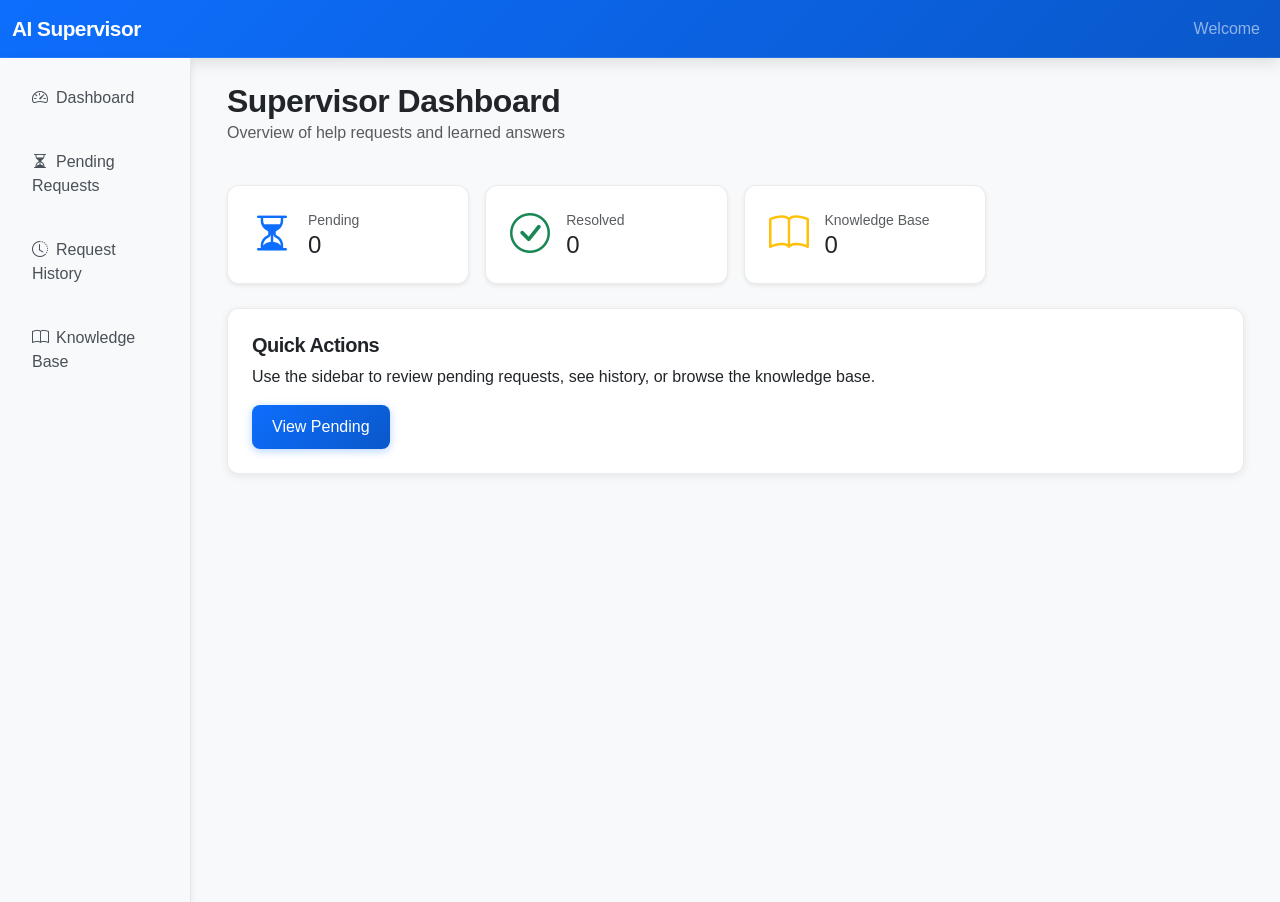
<file: frontend/index.html>
<!DOCTYPE html>
<html lang="en">

<head>
    <meta charset="utf-8" />
    <meta name="viewport" content="width=device-width, initial-scale=1" />
    <title>Supervisor Dashboard</title>
    <link href="https://cdn.jsdelivr.net/npm/bootstrap@5.3.0/dist/css/bootstrap.min.css" rel="stylesheet">
    <link href="https://cdn.jsdelivr.net/npm/bootstrap-icons@1.10.5/font/bootstrap-icons.css" rel="stylesheet">
    <link rel="stylesheet" href="style.css">
    <style>
        /* small helper to keep cards aligned */
        .card-link {
            text-decoration: none;
            color: inherit;
        }
    </style>
</head>

<body>

    <nav class="navbar navbar-expand-lg navbar-dark bg-primary">
        <div class="container-fluid">
            <a class="navbar-brand" href="#">AI Supervisor</a>
            <button class="navbar-toggler" type="button" data-bs-toggle="collapse" data-bs-target="#navbarNav"
                aria-controls="#navbarNav" aria-expanded="false" aria-label="Toggle navigation">
                <span class="navbar-toggler-icon"></span>
            </button>
            <div class="collapse navbar-collapse" id="navbarNav">
                <ul class="navbar-nav ms-auto">
                    <li class="nav-item">
                        <a class="nav-link" href="#">Welcome</a>
                    </li>
                </ul>
            </div>
        </div>
    </nav>

    <div class="d-flex">
        <aside class="sidebar bg-light p-3">
            <ul class="nav flex-column">
                <li class="nav-item mb-2"><a class="nav-link" href="index.html"><i
                            class="bi bi-speedometer2 me-2"></i>Dashboard</a></li>
                <li class="nav-item mb-2"><a class="nav-link" href="pending.html"><i
                            class="bi bi-hourglass-split me-2"></i>Pending Requests</a></li>
                <li class="nav-item mb-2"><a class="nav-link" href="history.html"><i
                            class="bi bi-clock-history me-2"></i>Request History</a></li>
                <li class="nav-item mb-2"><a class="nav-link" href="kb.html"><i class="bi bi-book me-2"></i>Knowledge
                        Base</a></li>
            </ul>
        </aside>

        <main class="main-content p-4 w-100">
            <div class="container-fluid">
                <div class="row mb-4">
                    <div class="col-12">
                        <h1 class="mb-0">Supervisor Dashboard</h1>
                        <p class="text-muted">Overview of help requests and learned answers</p>
                    </div>
                </div>

                <div class="row g-3 mb-4">
                    <div class="col-sm-6 col-md-4 col-lg-3">
                        <a href="pending.html" class="card-link">
                            <div class="card shadow-sm">
                                <div class="card-body">
                                    <div class="d-flex align-items-center">
                                        <div class="me-3 display-6 text-primary"><i class="bi bi-hourglass-split"></i>
                                        </div>
                                        <div>
                                            <div class="small text-muted">Pending</div>
                                            <div id="cnt-pending" class="h4 mb-0">—</div>
                                        </div>
                                    </div>
                                </div>
                            </div>
                        </a>
                    </div>

                    <div class="col-sm-6 col-md-4 col-lg-3">
                        <a href="history.html" class="card-link">
                            <div class="card shadow-sm">
                                <div class="card-body">
                                    <div class="d-flex align-items-center">
                                        <div class="me-3 display-6 text-success"><i class="bi bi-check-circle"></i>
                                        </div>
                                        <div>
                                            <div class="small text-muted">Resolved</div>
                                            <div id="cnt-resolved" class="h4 mb-0">—</div>
                                        </div>
                                    </div>
                                </div>
                            </div>
                        </a>
                    </div>

                    <div class="col-sm-6 col-md-4 col-lg-3">
                        <a href="kb.html" class="card-link">
                            <div class="card shadow-sm">
                                <div class="card-body">
                                    <div class="d-flex align-items-center">
                                        <div class="me-3 display-6 text-warning"><i class="bi bi-book"></i></div>
                                        <div>
                                            <div class="small text-muted">Knowledge Base</div>
                                            <div id="cnt-kb" class="h4 mb-0">—</div>
                                        </div>
                                    </div>
                                </div>
                            </div>
                        </a>
                    </div>
                </div>

                <div class="row">
                    <div class="col-12">
                        <div class="card">
                            <div class="card-body">
                                <h5 class="card-title">Quick Actions</h5>
                                <p class="card-text">Use the sidebar to review pending requests, see history, or browse
                                    the knowledge base.</p>
                                <a href="pending.html" class="btn btn-primary">View Pending</a>
                            </div>
                        </div>
                    </div>
                </div>
            </div>
        </main>
    </div>

    <script src="https://cdn.jsdelivr.net/npm/bootstrap@5.3.0/dist/js/bootstrap.bundle.min.js"></script>
    <script>
        // API base URL - configured via localStorage or defaults
        const API_BASE = (() => {
            const stored = localStorage.getItem('API_BASE_URL');
            if (stored) return stored;
            if (window.location.hostname === 'localhost' || window.location.hostname === '127.0.0.1') {
                return 'http://127.0.0.1:8000';
            }
            console.warn('API_BASE_URL not configured. Set localStorage.setItem("API_BASE_URL", "https://your-backend-url")');
            return 'http://127.0.0.1:8000';
        })();

        async function fetchCounts() {
            try {
                const [pendingRes, historyRes, kbRes] = await Promise.all([
                    fetch(`${API_BASE}/help/requests/pending`),
                    fetch(`${API_BASE}/help/requests/history`),
                    fetch(`${API_BASE}/kb/all`)
                ]);
                const [pending, history, kb] = await Promise.all([pendingRes.json(), historyRes.json(), kbRes.json()]);

                // Update counts with animation
                updateCount('cnt-pending', pending.length || 0);
                updateCount('cnt-resolved', (history.filter(r => r.status === 'resolved').length) || 0);
                updateCount('cnt-kb', kb.length || 0);
            } catch (e) {
                console.warn('Could not fetch counts:', e.message);
                document.getElementById('cnt-pending').textContent = '0';
                document.getElementById('cnt-resolved').textContent = '0';
                document.getElementById('cnt-kb').textContent = '0';
            }
        }

        function updateCount(elementId, value) {
            const elem = document.getElementById(elementId);
            if (elem && elem.textContent !== value.toString()) {
                elem.style.opacity = '0.5';
                elem.textContent = value;
                setTimeout(() => { elem.style.opacity = '1'; }, 100);
            }
        }

        // Fetch counts on page load
        document.addEventListener('DOMContentLoaded', fetchCounts);

        // Refresh counts every 5 seconds
        setInterval(fetchCounts, 5000);
    </script>
</body>

</html>

</html>
</file>
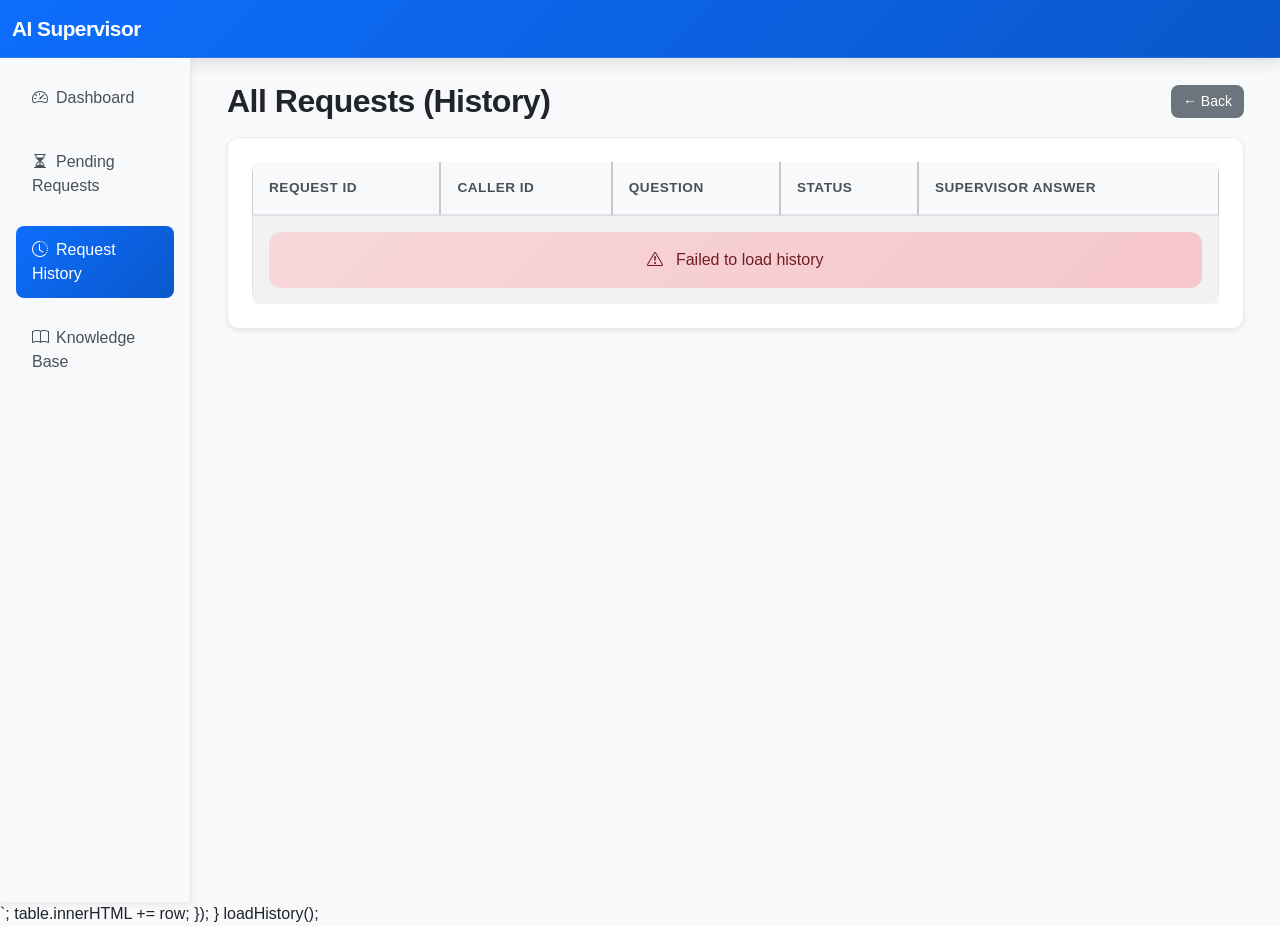
<file: frontend/history.html>
<!DOCTYPE html>
<html lang="en">

<head>
    <meta charset="utf-8" />
    <meta name="viewport" content="width=device-width, initial-scale=1" />
    <title>Request History</title>
    <link href="https://cdn.jsdelivr.net/npm/bootstrap@5.3.0/dist/css/bootstrap.min.css" rel="stylesheet">
    <link href="https://cdn.jsdelivr.net/npm/bootstrap-icons@1.10.5/font/bootstrap-icons.css" rel="stylesheet">
    <link rel="stylesheet" href="style.css">
</head>

<body>
    <nav class="navbar navbar-expand-lg navbar-dark bg-primary">
        <div class="container-fluid">
            <a class="navbar-brand" href="index.html">AI Supervisor</a>
        </div>
    </nav>

    <div class="d-flex">
        <aside class="sidebar bg-light p-3">
            <ul class="nav flex-column">
                <li class="nav-item mb-2"><a class="nav-link" href="index.html"><i
                            class="bi bi-speedometer2 me-2"></i>Dashboard</a></li>
                <li class="nav-item mb-2"><a class="nav-link" href="pending.html"><i
                            class="bi bi-hourglass-split me-2"></i>Pending Requests</a></li>
                <li class="nav-item mb-2"><a class="nav-link active" href="history.html"><i
                            class="bi bi-clock-history me-2"></i>Request History</a></li>
                <li class="nav-item mb-2"><a class="nav-link" href="kb.html"><i class="bi bi-book me-2"></i>Knowledge
                        Base</a></li>
            </ul>
        </aside>

        <main class="main-content p-4 w-100">
            <div class="container-fluid">
                <div class="d-flex justify-content-between align-items-center mb-3">
                    <h2 class="mb-0">All Requests (History)</h2>
                    <a href="index.html" class="btn btn-secondary btn-sm">← Back</a>
                </div>

                <div class="card shadow-sm">
                    <div class="card-body">
                        <div class="table-responsive">
                            <table class="table table-striped table-hover table-bordered mb-0">
                                <thead class="table-light">
                                    <tr>
                                        <th>Request ID</th>
                                        <th>Caller ID</th>
                                        <th>Question</th>
                                        <th>Status</th>
                                        <th>Supervisor Answer</th>
                                    </tr>
                                </thead>
                                <tbody id="history-table"></tbody>
                            </table>
                        </div>
                    </div>
                </div>
            </div>
        </main>
    </div>

    <script src="https://cdn.jsdelivr.net/npm/bootstrap@5.3.0/dist/js/bootstrap.bundle.min.js"></script>
    <script>
        // API base URL - configured via localStorage or defaults
        const API_BASE = (() => {
            const stored = localStorage.getItem('API_BASE_URL');
            if (stored) return stored;
            if (window.location.hostname === 'localhost' || window.location.hostname === '127.0.0.1') {
                return 'http://127.0.0.1:8000';
            }
            console.warn('API_BASE_URL not configured.');
            return 'http://127.0.0.1:8000';
        })();

        function getStatusBadge(status) {
            const badgeClasses = {
                'pending': 'badge-pending',
                'resolved': 'badge-resolved'
            };
            const badgeClass = badgeClasses[status] || 'bg-secondary';
            return `<span class="badge ${badgeClass}">${status.toUpperCase()}</span>`;
        }

        async function loadHistory() {
            const table = document.getElementById("history-table");
            try {
                const response = await fetch(`${API_BASE}/help/requests/history`);
                const data = await response.json();

                table.innerHTML = "";

                if (data.length === 0) {
                    table.innerHTML = `
                        <tr>
                            <td colspan="5" class="text-center py-5">
                                <div class="empty-state">
                                    <div class="empty-state-icon"><i class="bi bi-file-earmark"></i></div>
                                    <div class="empty-state-text">No requests yet</div>
                                </div>
                            </td>
                        </tr>
                    `;
                    return;
                }

                data.reverse().forEach((req, idx) => {
                    const formattedDate = req.created_at ? new Date(req.created_at).toLocaleDateString() : '-';
                    const row = `
                        <tr class="fade-in" style="animation-delay: ${idx * 50}ms;">
                            <td><code class="text-primary">${req.request_id.substring(0, 8)}...</code></td>
                            <td><span class="badge bg-info">${req.caller_id}</span></td>
                            <td><strong>${req.question}</strong></td>
                            <td>${getStatusBadge(req.status)}</td>
                            <td>${req.supervisor_answer ? `<small>${req.supervisor_answer.substring(0, 50)}...</small>` : '<span class="text-muted">-</span>'}</td>
                        </tr>
                    `;
                    table.innerHTML += row;
                });
            } catch (e) {
                table.innerHTML = `
                    <tr>
                        <td colspan="5" class="text-center py-5">
                            <div class="alert alert-danger mb-0">
                                <i class="bi bi-exclamation-triangle me-2"></i> Failed to load history
                            </div>
                        </td>
                    </tr>
                `;
                console.error("Error loading history:", e);
            }
        }

        document.addEventListener('DOMContentLoaded', loadHistory);
        // Auto-refresh every 5 seconds
        setInterval(loadHistory, 5000);
    </script>

    <style>
        @keyframes fadeIn {
            from {
                opacity: 0;
                transform: translateY(10px);
            }

            to {
                opacity: 1;
                transform: translateY(0);
            }
        }

        .fade-in {
            animation: fadeIn 0.3s ease-out forwards;
        }
    </style>
    `;
    table.innerHTML += row;
    });
    }

    loadHistory();
    </script>

</body>

</html>
</file>
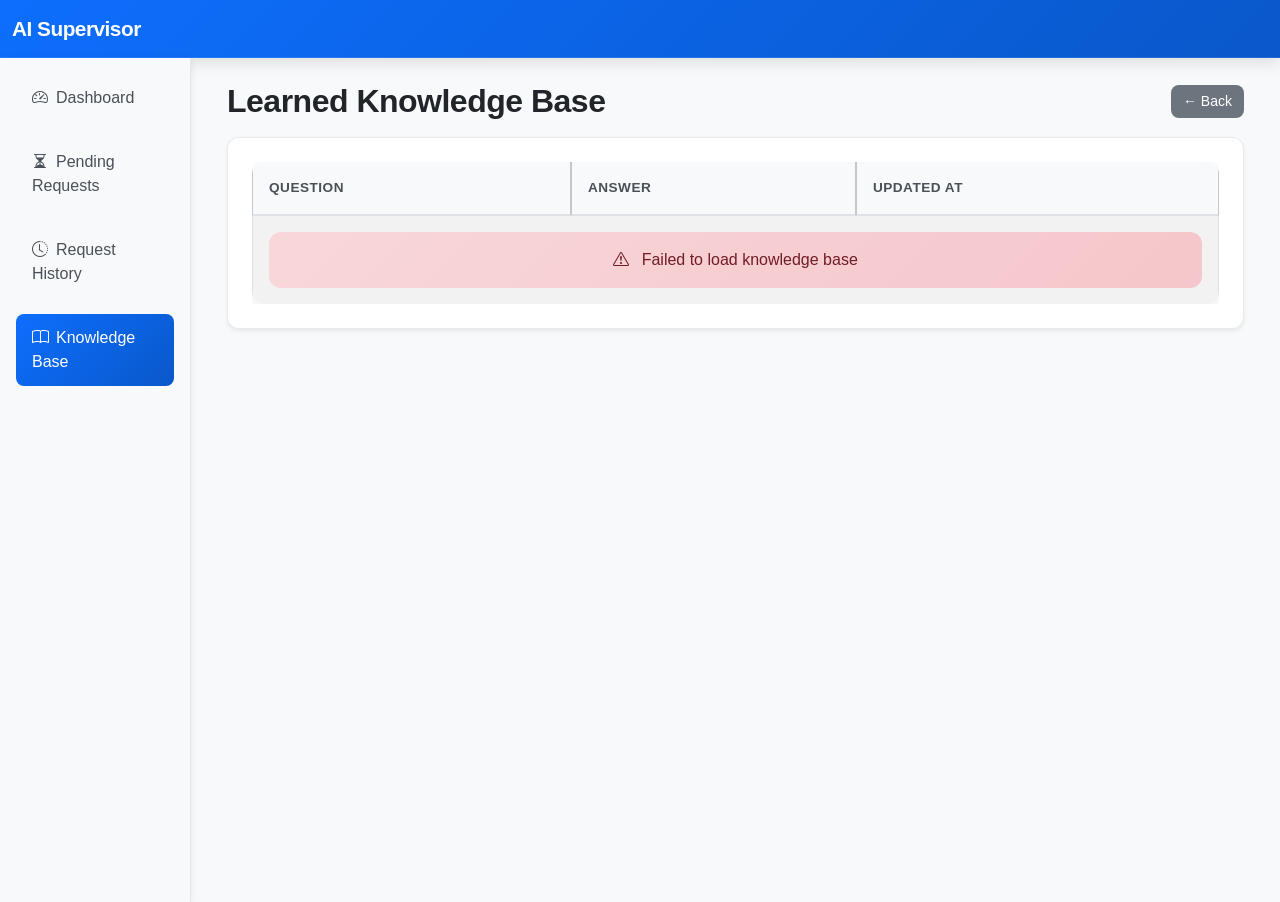
<file: frontend/kb.html>
<!DOCTYPE html>
<html lang="en">

<head>
    <meta charset="utf-8" />
    <meta name="viewport" content="width=device-width, initial-scale=1" />
    <title>Knowledge Base</title>
    <link href="https://cdn.jsdelivr.net/npm/bootstrap@5.3.0/dist/css/bootstrap.min.css" rel="stylesheet">
    <link href="https://cdn.jsdelivr.net/npm/bootstrap-icons@1.10.5/font/bootstrap-icons.css" rel="stylesheet">
    <link rel="stylesheet" href="style.css">
</head>

<body>
    <nav class="navbar navbar-expand-lg navbar-dark bg-primary">
        <div class="container-fluid">
            <a class="navbar-brand" href="index.html">AI Supervisor</a>
        </div>
    </nav>

    <div class="d-flex">
        <aside class="sidebar bg-light p-3">
            <ul class="nav flex-column">
                <li class="nav-item mb-2"><a class="nav-link" href="index.html"><i
                            class="bi bi-speedometer2 me-2"></i>Dashboard</a></li>
                <li class="nav-item mb-2"><a class="nav-link" href="pending.html"><i
                            class="bi bi-hourglass-split me-2"></i>Pending Requests</a></li>
                <li class="nav-item mb-2"><a class="nav-link" href="history.html"><i
                            class="bi bi-clock-history me-2"></i>Request History</a></li>
                <li class="nav-item mb-2"><a class="nav-link active" href="kb.html"><i
                            class="bi bi-book me-2"></i>Knowledge Base</a></li>
            </ul>
        </aside>

        <main class="main-content p-4 w-100">
            <div class="container-fluid">
                <div class="d-flex justify-content-between align-items-center mb-3">
                    <h2 class="mb-0">Learned Knowledge Base</h2>
                    <a href="index.html" class="btn btn-secondary btn-sm">← Back</a>
                </div>

                <div class="card shadow-sm">
                    <div class="card-body">
                        <div class="table-responsive">
                            <table class="table table-striped table-hover table-bordered mb-0">
                                <thead class="table-light">
                                    <tr>
                                        <th>Question</th>
                                        <th>Answer</th>
                                        <th>Updated At</th>
                                    </tr>
                                </thead>
                                <tbody id="kb-table"></tbody>
                            </table>
                        </div>
                    </div>
                </div>
            </div>
        </main>
    </div>

    <script src="https://cdn.jsdelivr.net/npm/bootstrap@5.3.0/dist/js/bootstrap.bundle.min.js"></script>
    <script>
        // API base URL - configured via localStorage or defaults
        const API_BASE = (() => {
            const stored = localStorage.getItem('API_BASE_URL');
            if (stored) return stored;
            if (window.location.hostname === 'localhost' || window.location.hostname === '127.0.0.1') {
                return 'http://127.0.0.1:8000';
            }
            console.warn('API_BASE_URL not configured.');
            return 'http://127.0.0.1:8000';
        })();

        async function loadKB() {
            const table = document.getElementById("kb-table");
            try {
                const response = await fetch(`${API_BASE}/kb/all`);
                const data = await response.json();

                table.innerHTML = "";

                if (data.length === 0) {
                    table.innerHTML = `
                        <tr>
                            <td colspan="3" class="text-center py-5">
                                <div class="empty-state">
                                    <div class="empty-state-icon"><i class="bi bi-book"></i></div>
                                    <div class="empty-state-text">No knowledge items yet</div>
                                </div>
                            </td>
                        </tr>
                    `;
                    return;
                }

                data.forEach((item, idx) => {
                    const formattedDate = item.updated_at ? new Date(item.updated_at).toLocaleDateString() : '-';
                    const row = `
                        <tr class="fade-in" style="animation-delay: ${idx * 50}ms;">
                            <td><strong>${item.question}</strong></td>
                            <td>${item.answer.substring(0, 100)}${item.answer.length > 100 ? '...' : ''}</td>
                            <td><small class="text-muted">${formattedDate}</small></td>
                        </tr>
                    `;
                    table.innerHTML += row;
                });
            } catch (e) {
                table.innerHTML = `
                    <tr>
                        <td colspan="3" class="text-center py-5">
                            <div class="alert alert-danger mb-0">
                                <i class="bi bi-exclamation-triangle me-2"></i> Failed to load knowledge base
                            </div>
                        </td>
                    </tr>
                `;
                console.error("Error loading KB:", e);
            }
        }

        document.addEventListener('DOMContentLoaded', loadKB);
        // Auto-refresh every 5 seconds
        setInterval(loadKB, 5000);
    </script>

    <style>
        @keyframes fadeIn {
            from {
                opacity: 0;
                transform: translateY(10px);
            }

            to {
                opacity: 1;
                transform: translateY(0);
            }
        }

        .fade-in {
            animation: fadeIn 0.3s ease-out forwards;
        }
    </style>

</body>

</html>
</file>
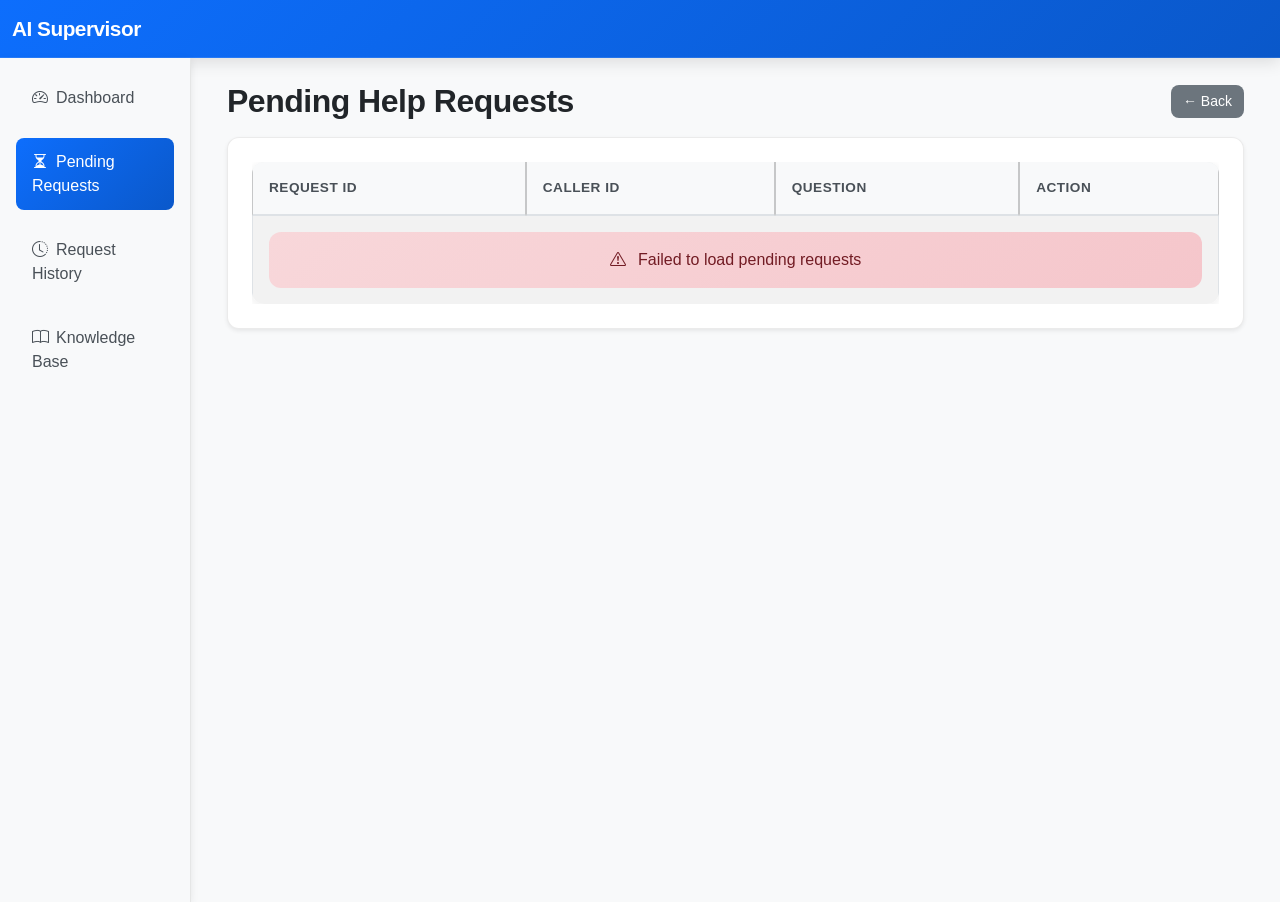
<file: frontend/pending.html>
<!DOCTYPE html>
<html lang="en">

<head>
    <meta charset="utf-8" />
    <meta name="viewport" content="width=device-width, initial-scale=1" />
    <title>Pending Requests</title>
    <link href="https://cdn.jsdelivr.net/npm/bootstrap@5.3.0/dist/css/bootstrap.min.css" rel="stylesheet">
    <link href="https://cdn.jsdelivr.net/npm/bootstrap-icons@1.10.5/font/bootstrap-icons.css" rel="stylesheet">
    <link rel="stylesheet" href="style.css">
</head>

<body>
    <nav class="navbar navbar-expand-lg navbar-dark bg-primary">
        <div class="container-fluid">
            <a class="navbar-brand" href="index.html">AI Supervisor</a>
        </div>
    </nav>

    <div class="d-flex">
        <aside class="sidebar bg-light p-3">
            <ul class="nav flex-column">
                <li class="nav-item mb-2"><a class="nav-link" href="index.html"><i
                            class="bi bi-speedometer2 me-2"></i>Dashboard</a></li>
                <li class="nav-item mb-2"><a class="nav-link active" href="pending.html"><i
                            class="bi bi-hourglass-split me-2"></i>Pending Requests</a></li>
                <li class="nav-item mb-2"><a class="nav-link" href="history.html"><i
                            class="bi bi-clock-history me-2"></i>Request History</a></li>
                <li class="nav-item mb-2"><a class="nav-link" href="kb.html"><i class="bi bi-book me-2"></i>Knowledge
                        Base</a></li>
            </ul>
        </aside>

        <main class="main-content p-4 w-100">
            <div class="container-fluid">
                <div class="d-flex justify-content-between align-items-center mb-3">
                    <h2 class="mb-0">Pending Help Requests</h2>
                    <a href="index.html" class="btn btn-secondary btn-sm">← Back</a>
                </div>

                <div class="card shadow-sm">
                    <div class="card-body">
                        <div class="table-responsive">
                            <table class="table table-striped table-hover table-bordered mb-0">
                                <thead class="table-light">
                                    <tr>
                                        <th>Request ID</th>
                                        <th>Caller ID</th>
                                        <th>Question</th>
                                        <th>Action</th>
                                    </tr>
                                </thead>
                                <tbody id="pending-table"></tbody>
                            </table>
                        </div>
                    </div>
                </div>
            </div>
        </main>
    </div>

    <script src="https://cdn.jsdelivr.net/npm/bootstrap@5.3.0/dist/js/bootstrap.bundle.min.js"></script>
    <script>
        // API base URL - configured via localStorage or defaults
        const API_BASE = (() => {
            const stored = localStorage.getItem('API_BASE_URL');
            if (stored) return stored;
            if (window.location.hostname === 'localhost' || window.location.hostname === '127.0.0.1') {
                return 'http://127.0.0.1:8000';
            }
            console.warn('API_BASE_URL not configured.');
            return 'http://127.0.0.1:8000';
        })();

        async function loadPending() {
            const table = document.getElementById("pending-table");
            try {
                const response = await fetch(`${API_BASE}/help/requests/pending`);
                const data = await response.json();

                table.innerHTML = "";

                if (data.length === 0) {
                    table.innerHTML = `
                        <tr>
                            <td colspan="4" class="text-center py-5">
                                <div class="empty-state">
                                    <div class="empty-state-icon"><i class="bi bi-inbox"></i></div>
                                    <div class="empty-state-text">No pending requests</div>
                                    <p class="text-muted mt-2">All requests have been resolved!</p>
                                </div>
                            </td>
                        </tr>
                    `;
                    return;
                }

                data.forEach((req, idx) => {
                    const row = `
                        <tr class="fade-in" style="animation-delay: ${idx * 50}ms;">
                            <td><code class="text-primary">${req.request_id.substring(0, 8)}...</code></td>
                            <td><span class="badge bg-info">${req.caller_id}</span></td>
                            <td><strong>${req.question}</strong></td>
                            <td>
                                <a href="resolve.html?request_id=${req.request_id}" class="btn btn-primary btn-sm">
                                    <i class="bi bi-pencil-square me-1"></i> Resolve
                                </a>
                            </td>
                        </tr>
                    `;
                    table.innerHTML += row;
                });
            } catch (e) {
                table.innerHTML = `
                    <tr>
                        <td colspan="4" class="text-center py-5">
                            <div class="alert alert-danger mb-0">
                                <i class="bi bi-exclamation-triangle me-2"></i> Failed to load pending requests
                            </div>
                        </td>
                    </tr>
                `;
                console.error("Error loading pending requests:", e);
            }
        }

        document.addEventListener('DOMContentLoaded', loadPending);
        // Auto-refresh every 3 seconds
        setInterval(loadPending, 3000);
    </script>

    <style>
        @keyframes fadeIn {
            from {
                opacity: 0;
                transform: translateY(10px);
            }

            to {
                opacity: 1;
                transform: translateY(0);
            }
        }

        .fade-in {
            animation: fadeIn 0.3s ease-out forwards;
        }
    </style>
</body>

</html>

</html>
</file>
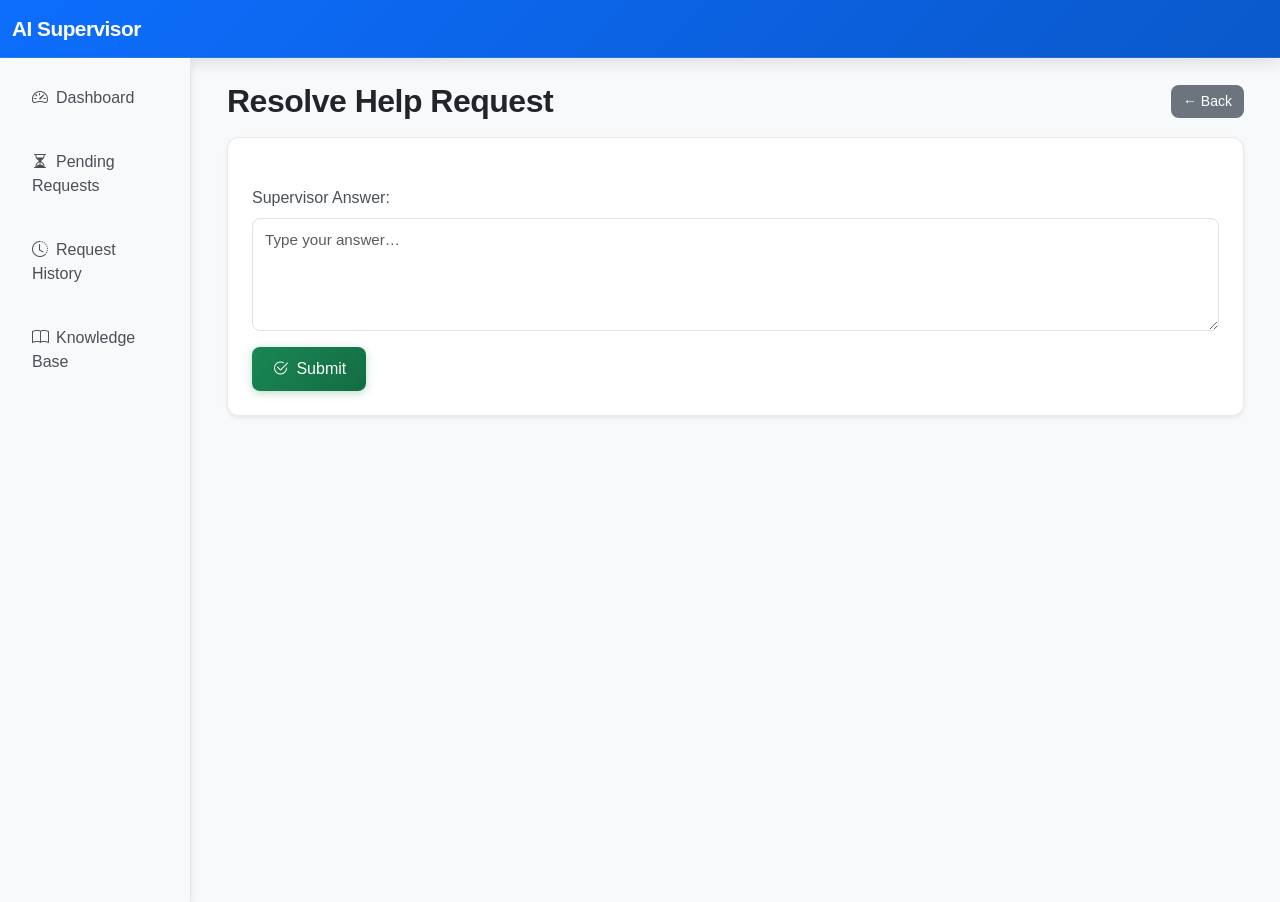
<file: frontend/resolve.html>
<!DOCTYPE html>
<html lang="en">

<head>
    <meta charset="utf-8" />
    <meta name="viewport" content="width=device-width, initial-scale=1" />
    <title>Resolve Request</title>
    <link href="https://cdn.jsdelivr.net/npm/bootstrap@5.3.0/dist/css/bootstrap.min.css" rel="stylesheet">
    <link href="https://cdn.jsdelivr.net/npm/bootstrap-icons@1.10.5/font/bootstrap-icons.css" rel="stylesheet">
    <link rel="stylesheet" href="style.css">
</head>

<body>
    <nav class="navbar navbar-expand-lg navbar-dark bg-primary">
        <div class="container-fluid">
            <a class="navbar-brand" href="index.html">AI Supervisor</a>
        </div>
    </nav>

    <div class="d-flex">
        <aside class="sidebar bg-light p-3">
            <ul class="nav flex-column">
                <li class="nav-item mb-2"><a class="nav-link" href="index.html"><i
                            class="bi bi-speedometer2 me-2"></i>Dashboard</a></li>
                <li class="nav-item mb-2"><a class="nav-link" href="pending.html"><i
                            class="bi bi-hourglass-split me-2"></i>Pending Requests</a></li>
                <li class="nav-item mb-2"><a class="nav-link" href="history.html"><i
                            class="bi bi-clock-history me-2"></i>Request History</a></li>
                <li class="nav-item mb-2"><a class="nav-link" href="kb.html"><i class="bi bi-book me-2"></i>Knowledge
                        Base</a></li>
            </ul>
        </aside>

        <main class="main-content p-4 w-100">
            <div class="container-fluid">
                <div class="d-flex justify-content-between align-items-center mb-3">
                    <h2 class="mb-0">Resolve Help Request</h2>
                    <a href="pending.html" class="btn btn-secondary btn-sm">← Back</a>
                </div>

                <div class="card shadow-sm">
                    <div class="card-body">
                        <div id="details" class="mb-4"></div>

                        <div class="mb-3">
                            <label class="form-label">Supervisor Answer:</label>
                            <textarea id="answer" class="form-control" rows="4"
                                placeholder="Type your answer…"></textarea>
                        </div>

                        <button class="btn btn-success" onclick="submitAnswer()"><i
                                class="bi bi-check2-circle me-1"></i> Submit</button>
                    </div>
                </div>
            </div>
        </main>
    </div>

    <script src="https://cdn.jsdelivr.net/npm/bootstrap@5.3.0/dist/js/bootstrap.bundle.min.js"></script>
    <script>
        // API base URL - configured via localStorage or defaults
        const API_BASE = (() => {
            const stored = localStorage.getItem('API_BASE_URL');
            if (stored) return stored;
            if (window.location.hostname === 'localhost' || window.location.hostname === '127.0.0.1') {
                return 'http://127.0.0.1:8000';
            }
            console.warn('API_BASE_URL not configured.');
            return 'http://127.0.0.1:8000';
        })();

        const urlParams = new URLSearchParams(window.location.search);
        const request_id = urlParams.get("request_id");
        const question = urlParams.get("question");
        const caller_id = urlParams.get("caller_id");

        document.addEventListener('DOMContentLoaded', () => {
            document.getElementById("details").innerHTML = `
                <div class="row">
                    <div class="col-md-6 mb-3">
                        <p class="mb-1"><small class="text-muted">Request ID</small></p>
                        <p><code class="text-primary">${request_id.substring(0, 8)}...</code></p>
                    </div>
                    <div class="col-md-6 mb-3">
                        <p class="mb-1"><small class="text-muted">Caller</small></p>
                        <p><span class="badge bg-info">${caller_id}</span></p>
                    </div>
                </div>
                <div class="mb-3">
                    <p class="mb-1"><small class="text-muted">Question</small></p>
                    <p><strong>${question}</strong></p>
                </div>
            `;
        });

        async function submitAnswer() {
            const answer = document.getElementById("answer").value;

            if (!answer.trim()) {
                alert("Please enter an answer");
                return;
            }

            try {
                const submitBtn = event.target;
                submitBtn.disabled = true;
                submitBtn.innerHTML = '<i class="bi bi-hourglass-split me-1"></i> Submitting...';

                const response = await fetch(
                    `${API_BASE}/help/requests/resolve?request_id=${request_id}&answer=${encodeURIComponent(answer)}`,
                    { method: "POST" }
                );

                if (response.ok) {
                    const successMsg = document.createElement('div');
                    successMsg.className = 'alert alert-success alert-dismissible fade show';
                    successMsg.innerHTML = `
                        <i class="bi bi-check-circle me-2"></i>
                        <strong>Success!</strong> Request resolved and saved to knowledge base.
                        <button type="button" class="btn-close" data-bs-dismiss="alert"></button>
                    `;
                    document.querySelector('.card-body').insertBefore(successMsg, document.querySelector('.mb-3'));

                    setTimeout(() => {
                        window.location.href = "pending.html";
                    }, 1500);
                } else {
                    throw new Error('Failed to resolve request');
                }
            } catch (e) {
                alert("Error: " + e.message);
                submitBtn.disabled = false;
                submitBtn.innerHTML = '<i class="bi bi-check2-circle me-1"></i> Submit';
                console.error("Submission error:", e);
            }
        }
    </script>

</body>

</html>
</file>
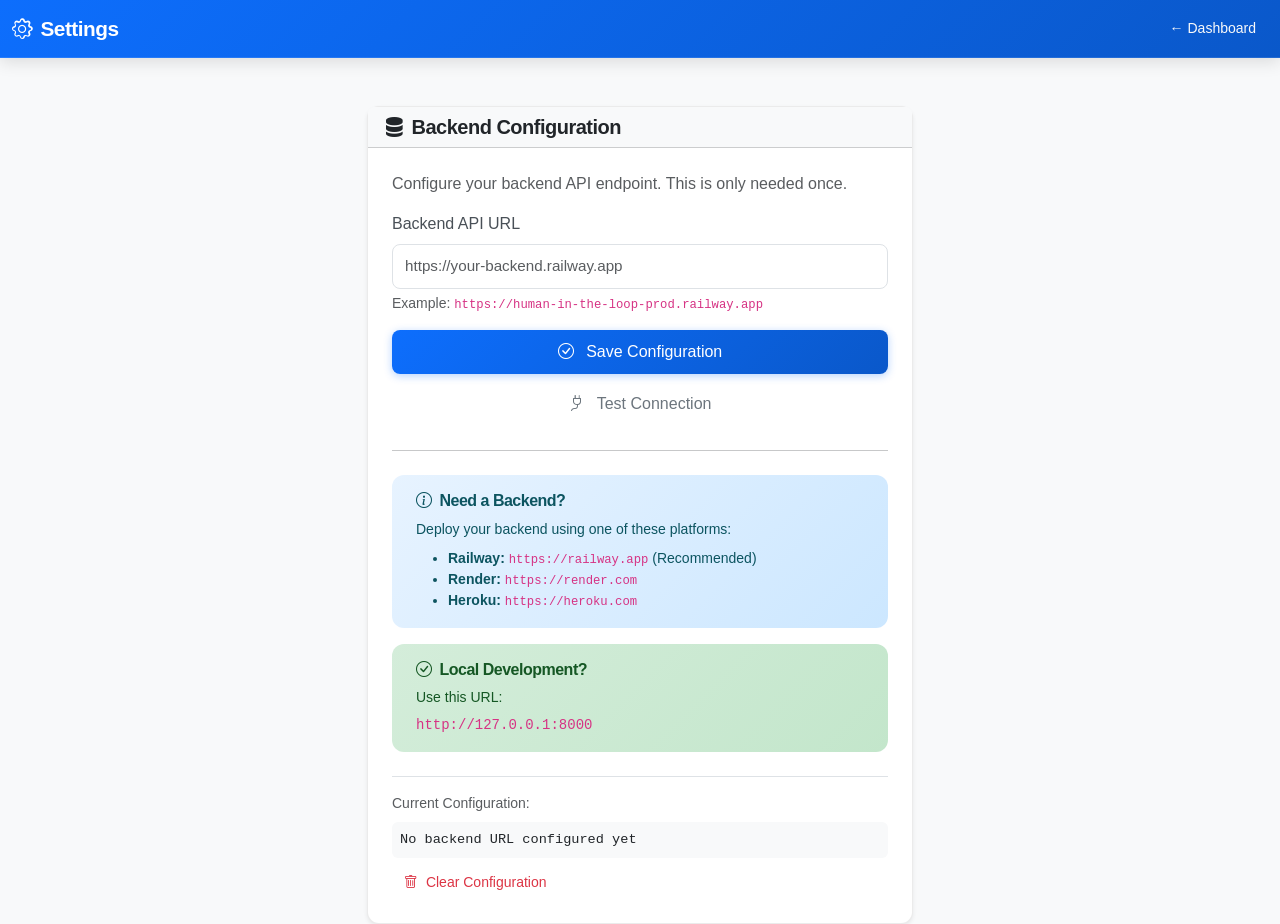
<file: frontend/settings.html>
<!DOCTYPE html>
<html lang="en">

<head>
    <meta charset="utf-8" />
    <meta name="viewport" content="width=device-width, initial-scale=1" />
    <title>App Settings</title>
    <link href="https://cdn.jsdelivr.net/npm/bootstrap@5.3.0/dist/css/bootstrap.min.css" rel="stylesheet">
    <link href="https://cdn.jsdelivr.net/npm/bootstrap-icons@1.10.5/font/bootstrap-icons.css" rel="stylesheet">
    <link rel="stylesheet" href="style.css">
</head>

<body>
    <nav class="navbar navbar-expand-lg navbar-dark bg-primary">
        <div class="container-fluid">
            <a class="navbar-brand" href="index.html"><i class="bi bi-gear me-2"></i>Settings</a>
            <a href="index.html" class="btn btn-sm btn-outline-light ms-auto">← Dashboard</a>
        </div>
    </nav>

    <div class="container mt-5">
        <div class="row justify-content-center">
            <div class="col-md-6">
                <div class="card shadow-sm">
                    <div class="card-header bg-light">
                        <h5 class="mb-0"><i class="bi bi-server me-2"></i>Backend Configuration</h5>
                    </div>
                    <div class="card-body">
                        <p class="text-muted">Configure your backend API endpoint. This is only needed once.</p>

                        <div class="mb-3">
                            <label class="form-label">Backend API URL</label>
                            <input type="text" id="apiUrl" class="form-control form-control-lg"
                                placeholder="https://your-backend.railway.app" value="">
                            <small class="form-text text-muted d-block mt-1">
                                Example: <code>https://human-in-the-loop-prod.railway.app</code>
                            </small>
                        </div>

                        <div class="mb-3">
                            <button class="btn btn-primary w-100 mb-2" onclick="saveConfig()">
                                <i class="bi bi-check-circle me-2"></i> Save Configuration
                            </button>
                            <button class="btn btn-outline-secondary w-100" onclick="testConnection()">
                                <i class="bi bi-plug me-2"></i> Test Connection
                            </button>
                        </div>

                        <div id="status"></div>

                        <hr class="my-4">

                        <div class="alert alert-info">
                            <h6 class="mb-2"><i class="bi bi-info-circle me-2"></i>Need a Backend?</h6>
                            <p class="mb-2 small">Deploy your backend using one of these platforms:</p>
                            <ul class="small mb-0">
                                <li><strong>Railway:</strong> <code>https://railway.app</code> (Recommended)</li>
                                <li><strong>Render:</strong> <code>https://render.com</code></li>
                                <li><strong>Heroku:</strong> <code>https://heroku.com</code></li>
                            </ul>
                        </div>

                        <div class="alert alert-success">
                            <h6 class="mb-2"><i class="bi bi-check-circle me-2"></i>Local Development?</h6>
                            <p class="mb-1 small">Use this URL:</p>
                            <code>http://127.0.0.1:8000</code>
                        </div>

                        <div class="mt-4 pt-3 border-top">
                            <p class="small text-muted mb-2">Current Configuration:</p>
                            <div class="bg-light p-2 rounded" style="font-family: monospace; font-size: 0.85rem;">
                                <div id="currentConfig">Not set</div>
                            </div>
                            <button class="btn btn-sm btn-outline-danger mt-2" onclick="clearConfig()">
                                <i class="bi bi-trash me-1"></i> Clear Configuration
                            </button>
                        </div>
                    </div>
                </div>
            </div>
        </div>
    </div>

    <script>
        // Load saved config on page load
        document.addEventListener('DOMContentLoaded', () => {
            loadConfig();
        });

        function loadConfig() {
            const saved = localStorage.getItem('API_BASE_URL');
            const configDiv = document.getElementById('currentConfig');

            if (saved) {
                document.getElementById('apiUrl').value = saved;
                configDiv.innerHTML = `API_BASE_URL = <br><code>"${saved}"</code>`;
            } else {
                configDiv.innerHTML = 'No backend URL configured yet';
            }
        }

        function saveConfig() {
            const url = document.getElementById('apiUrl').value.trim();

            if (!url) {
                showStatus('❌ Please enter a valid URL', 'danger');
                return;
            }

            if (!url.startsWith('http://') && !url.startsWith('https://')) {
                showStatus('❌ URL must start with http:// or https://', 'danger');
                return;
            }

            // Remove trailing slash if present
            const cleanUrl = url.replace(/\/$/, '');

            localStorage.setItem('API_BASE_URL', cleanUrl);
            document.getElementById('apiUrl').value = cleanUrl;

            showStatus('✅ Backend URL saved successfully! Reload other pages to apply changes.', 'success');
            loadConfig();
        }

        async function testConnection() {
            const url = document.getElementById('apiUrl').value.trim();

            if (!url) {
                showStatus('⚠️ Please enter a URL first', 'warning');
                return;
            }

            showStatus('🔄 Testing connection to backend...', 'info');

            try {
                const cleanUrl = url.replace(/\/$/, '');
                const response = await fetch(`${cleanUrl}/docs`, {
                    method: 'GET',
                    headers: { 'Accept': '*/*' }
                });

                if (response.ok) {
                    showStatus('✅ Successfully connected! Backend is reachable at ' + cleanUrl, 'success');
                    saveConfig(); // Auto-save on successful test
                } else if (response.status === 404) {
                    showStatus('⚠️ Got 404 - URL might be wrong. Got status: ' + response.status, 'warning');
                } else {
                    showStatus('⚠️ Backend responded with status ' + response.status + '. Might still work.', 'warning');
                }
            } catch (e) {
                showStatus('❌ Could not connect to backend: ' + e.message +
                    '<br><small>Check that URL is correct and CORS is enabled</small>', 'danger');
            }
        }

        function showStatus(message, type) {
            const statusDiv = document.getElementById('status');
            statusDiv.innerHTML = `<div class="alert alert-${type} alert-dismissible fade show" role="alert">
                ${message}
                <button type="button" class="btn-close" data-bs-dismiss="alert"></button>
            </div>`;
        }

        function clearConfig() {
            if (confirm('Are you sure you want to clear the backend configuration?')) {
                localStorage.removeItem('API_BASE_URL');
                document.getElementById('apiUrl').value = '';
                loadConfig();
                showStatus('✅ Configuration cleared', 'success');
            }
        }
    </script>

</body>

</html>
</file>
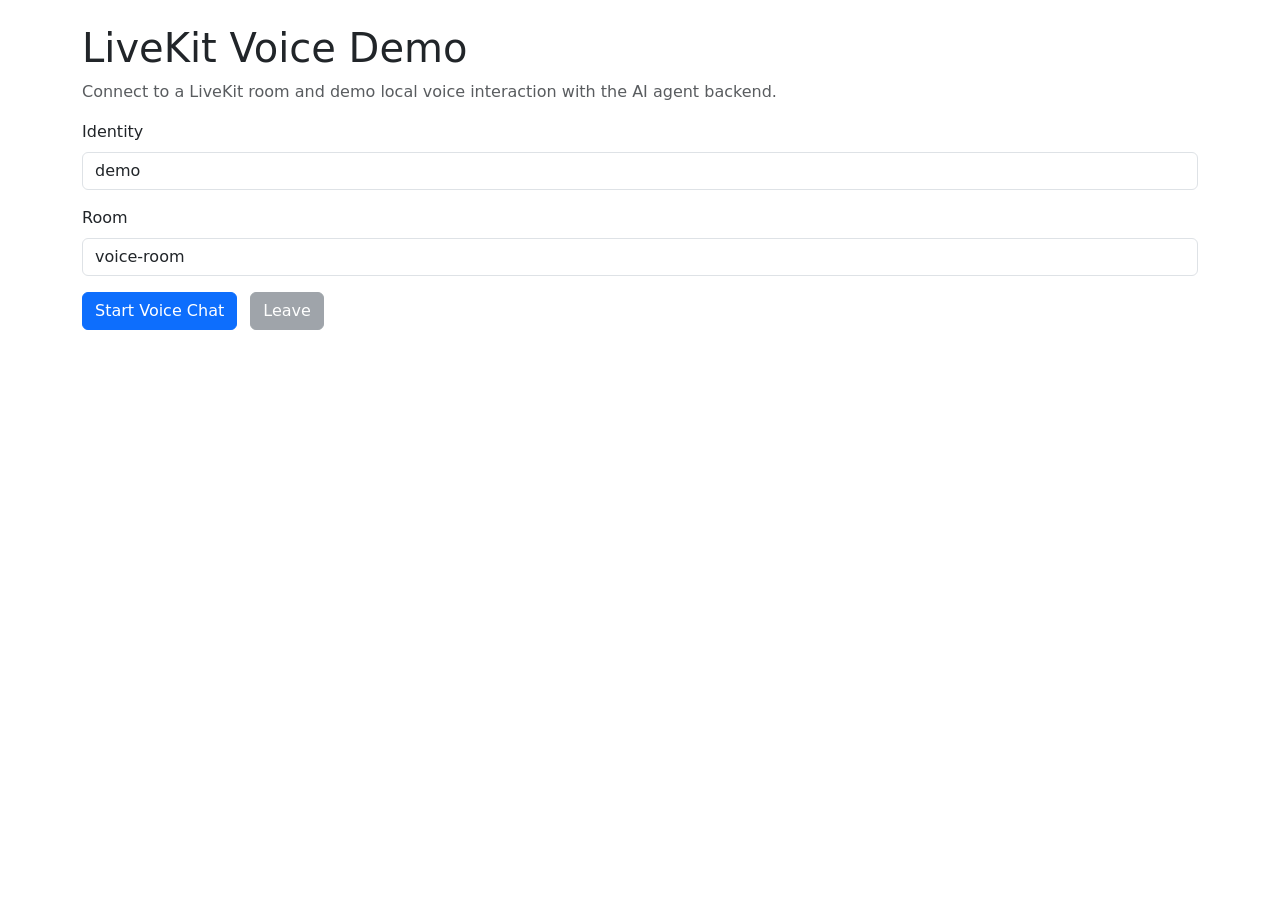
<file: frontend/voice.html>
<!DOCTYPE html>
<html lang="en">

<head>
    <meta charset="utf-8" />
    <meta name="viewport" content="width=device-width, initial-scale=1" />
    <title>LiveKit Voice Demo</title>
    <link href="https://cdn.jsdelivr.net/npm/bootstrap@5.3.0/dist/css/bootstrap.min.css" rel="stylesheet">
</head>

<body class="p-4">
    <div class="container">
        <h1>LiveKit Voice Demo</h1>
        <p class="text-muted">Connect to a LiveKit room and demo local voice interaction with the AI agent backend.</p>

        <div class="mb-3">
            <label class="form-label">Identity</label>
            <input id="identity" class="form-control" value="demo" />
        </div>

        <div class="mb-3">
            <label class="form-label">Room</label>
            <input id="room" class="form-control" value="voice-room" />
        </div>

        <button id="start" class="btn btn-primary">Start Voice Chat</button>
        <button id="leave" class="btn btn-secondary ms-2" disabled>Leave</button>

        <div id="log" class="mt-4"></div>
    </div>

    <script type="module">
        import { connect } from "https://cdn.livekit.io/packages/livekit-client/1.13.0/livekit-client.esm.js";

        // API base URL - configured via localStorage or defaults
        const API_BASE = (() => {
            const stored = localStorage.getItem('API_BASE_URL');
            if (stored) return stored;
            if (window.location.hostname === 'localhost' || window.location.hostname === '127.0.0.1') {
                return 'http://127.0.0.1:8000';
            }
            console.warn('API_BASE_URL not configured.');
            return 'http://127.0.0.1:8000';
        })();

        const startBtn = document.getElementById('start');
        const leaveBtn = document.getElementById('leave');
        const logEl = document.getElementById('log');

        function log(...args) {
            const p = document.createElement('div');
            p.textContent = args.map(a => typeof a === 'string' ? a : JSON.stringify(a)).join(' ');
            logEl.prepend(p);
        }

        let room = null;

        startBtn.onclick = async () => {
            const identity = document.getElementById('identity').value || 'demo';
            const roomName = document.getElementById('room').value || 'voice-room';

            log('Requesting token...');
            try {
                const res = await fetch(`${API_BASE}/livekit/token?identity=${encodeURIComponent(identity)}&room=${encodeURIComponent(roomName)}`);

                if (!res.ok) {
                    log('Failed to fetch token:', res.status, res.statusText);
                    return;
                }

                const data = await res.json();

                if (!data.token || data.token === 'PLACEHOLDER_TOKEN') {
                    log('Token endpoint returned a placeholder token or missing SDK.');
                    log('Set LIVEKIT_API_KEY / LIVEKIT_API_SECRET and install livekit-server-sdk to generate real tokens.');
                    return;
                }

                try {
                    log('Connecting to LiveKit:', data.url);
                    room = await connect(data.url, data.token, { audio: true, video: false });
                    log('Connected to room', room.name);

                    room.on('participantConnected', p => log('Participant joined:', p.identity));
                    room.on('participantDisconnected', p => log('Participant left:', p.identity));

                    // Enable UI
                    startBtn.disabled = true;
                    leaveBtn.disabled = false;

                    // Optionally: forward spoken text to backend /agent/ask using speech-to-text (not implemented here)

                } catch (err) {
                    log('Connection failed:', err.message || err);
                }
            } catch (err) {
                log('Error:', err.message || err);
            }
        };

        leaveBtn.onclick = () => {
            if (room) {
                room.disconnect();
                room = null;
                startBtn.disabled = false;
                leaveBtn.disabled = true;
                log('Left room');
            }
        };
    </script>

</body>

</html>
</file>
<file: frontend/style.css>
:root {
    --sidebar-width: 220px;
    --bg-color: #f8f9fa;
    --card-radius: 12px;
    --primary-gradient: linear-gradient(135deg, #0d6efd 0%, #0a58ca 100%);
    --success-gradient: linear-gradient(135deg, #198754 0%, #146c43 100%);
    --danger-gradient: linear-gradient(135deg, #dc3545 0%, #bb2d3b 100%);
    --shadow-sm: 0 2px 8px rgba(0, 0, 0, 0.08);
    --shadow-md: 0 4px 16px rgba(0, 0, 0, 0.12);
    --shadow-lg: 0 8px 24px rgba(0, 0, 0, 0.16);
    --transition: all 0.3s cubic-bezier(0.4, 0, 0.2, 1);
}

* {
    box-sizing: border-box;
}

html,
body {
    height: 100%;
}

body {
    background-color: var(--bg-color);
    font-family: -apple-system, BlinkMacSystemFont, 'Segoe UI', 'Roboto', 'Oxygen', 'Ubuntu', 'Cantarell', 'Fira Sans', 'Droid Sans', 'Helvetica Neue', sans-serif;
    -webkit-font-smoothing: antialiased;
    -moz-osx-font-smoothing: grayscale;
}

/* Navbar Enhancement */
.navbar {
    background: var(--primary-gradient) !important;
    box-shadow: var(--shadow-md);
    border-bottom: 1px solid rgba(255, 255, 255, 0.1);
}

.navbar-brand {
    font-weight: 700;
    font-size: 1.3rem;
    letter-spacing: -0.5px;
}

/* Sidebar Styling */
.sidebar {
    width: var(--sidebar-width);
    min-height: calc(100vh - 56px);
    background: white;
    border-right: 1px solid rgba(0, 0, 0, 0.08);
    box-shadow: var(--shadow-sm);
    overflow-y: auto;
    position: sticky;
    top: 56px;
}

.sidebar .nav-link {
    border-radius: 8px;
    margin-bottom: 8px;
    padding: 12px 16px;
    color: #495057;
    font-weight: 500;
    transition: var(--transition);
}

.sidebar .nav-link:hover {
    background-color: #f1f3f5;
    color: #0d6efd;
    transform: translateX(4px);
}

.sidebar .nav-link.active {
    background: var(--primary-gradient);
    color: white;
}

/* Main Content */
.main-content {
    min-height: calc(100vh - 56px);
    background: var(--bg-color);
}

h1,
h2,
h3,
h4,
h5,
h6 {
    font-weight: 600;
    letter-spacing: -0.5px;
}

h1 {
    font-size: 2rem;
    color: #212529;
}

/* Cards Enhancement */
.card {
    border: 1px solid rgba(0, 0, 0, 0.08);
    border-radius: var(--card-radius);
    box-shadow: var(--shadow-sm);
    transition: var(--transition);
}

.card:hover {
    box-shadow: var(--shadow-md);
    transform: translateY(-2px);
}

.card-body {
    padding: 1.5rem;
}

.card-title {
    font-weight: 600;
    color: #212529;
}

/* Tables Enhancement */
.table {
    border-collapse: separate;
    border-spacing: 0;
    background: white;
    border-radius: var(--card-radius);
    overflow: hidden;
    box-shadow: var(--shadow-sm);
}

.table thead {
    background: linear-gradient(135deg, #f1f3f5 0%, #e9ecef 100%);
    font-weight: 600;
    text-transform: uppercase;
    font-size: 0.85rem;
    letter-spacing: 0.5px;
}

.table th {
    vertical-align: middle !important;
    border-bottom: 2px solid #dee2e6;
    padding: 1rem !important;
    color: #495057;
}

.table td {
    vertical-align: middle !important;
    padding: 1rem !important;
    border-bottom: 1px solid #dee2e6;
}

.table tbody tr {
    transition: var(--transition);
}

.table tbody tr:hover {
    background-color: #f8f9fa;
}

.table tbody tr:last-child td {
    border-bottom: none;
}

/* Buttons Enhancement */
.btn {
    border-radius: 8px;
    padding: 10px 20px;
    font-weight: 500;
    transition: var(--transition);
    border: none;
}

.btn-primary {
    background: var(--primary-gradient);
    box-shadow: 0 2px 8px rgba(13, 110, 253, 0.3);
}

.btn-primary:hover {
    box-shadow: 0 4px 16px rgba(13, 110, 253, 0.4);
    transform: translateY(-2px);
}

.btn-success {
    background: var(--success-gradient);
    box-shadow: 0 2px 8px rgba(25, 135, 84, 0.3);
}

.btn-success:hover {
    box-shadow: 0 4px 16px rgba(25, 135, 84, 0.4);
    transform: translateY(-2px);
}

.btn-danger {
    background: var(--danger-gradient);
    box-shadow: 0 2px 8px rgba(220, 53, 69, 0.3);
}

.btn-danger:hover {
    box-shadow: 0 4px 16px rgba(220, 53, 69, 0.4);
    transform: translateY(-2px);
}

.btn-sm {
    padding: 6px 12px;
    font-size: 0.875rem;
}

/* Forms Enhancement */
.form-control,
.form-select {
    border-radius: 8px;
    border: 1px solid #dee2e6;
    padding: 10px 12px;
    transition: var(--transition);
    font-size: 0.95rem;
}

.form-control:focus,
.form-select:focus {
    border-color: #0d6efd;
    box-shadow: 0 0 0 3px rgba(13, 110, 253, 0.1);
}

.form-label {
    font-weight: 500;
    color: #495057;
    margin-bottom: 8px;
}

/* Badges */
.badge {
    border-radius: 20px;
    padding: 6px 12px;
    font-weight: 500;
    font-size: 0.85rem;
}

/* Status Badges */
.badge-pending {
    background-color: #ffc107;
    color: #000;
}

.badge-resolved {
    background-color: #28a745;
    color: white;
}

.badge-answered {
    background-color: #17a2b8;
    color: white;
}

.badge-escalated {
    background-color: #fd7e14;
    color: white;
}

/* Alerts */
.alert {
    border-radius: var(--card-radius);
    border: none;
    padding: 1rem 1.5rem;
}

.alert-info {
    background: linear-gradient(135deg, #e7f3ff 0%, #cce7ff 100%);
    color: #0c5460;
}

.alert-success {
    background: linear-gradient(135deg, #d4edda 0%, #c3e6cb 100%);
    color: #155724;
}

.alert-warning {
    background: linear-gradient(135deg, #fff3cd 0%, #ffeaa7 100%);
    color: #856404;
}

.alert-danger {
    background: linear-gradient(135deg, #f8d7da 0%, #f5c6cb 100%);
    color: #721c24;
}

/* Loading State */
.loading {
    opacity: 0.6;
    pointer-events: none;
}

.spinner-border {
    color: #0d6efd;
}

/* Empty State */
.empty-state {
    text-align: center;
    padding: 3rem;
}

.empty-state-icon {
    font-size: 4rem;
    color: #dee2e6;
    margin-bottom: 1rem;
}

.empty-state-text {
    color: #6c757d;
    font-size: 1.1rem;
}

/* Responsive Design */
@media (max-width: 991px) {
    .sidebar {
        width: 180px;
    }
}

@media (max-width: 767px) {
    .sidebar {
        display: none;
    }

    .d-flex {
        flex-direction: column !important;
    }

    h1 {
        font-size: 1.5rem;
    }

    .card {
        margin-bottom: 1rem;
    }

    .table {
        font-size: 0.9rem;
    }

    .table th,
    .table td {
        padding: 0.75rem !important;
    }
}

@media (max-width: 576px) {
    .main-content {
        padding: 1rem !important;
    }

    .container-fluid {
        padding-left: 0.5rem;
        padding-right: 0.5rem;
    }

    .btn {
        width: 100%;
    }

    .table-responsive {
        margin: 0 -1rem;
    }
}
</file>
